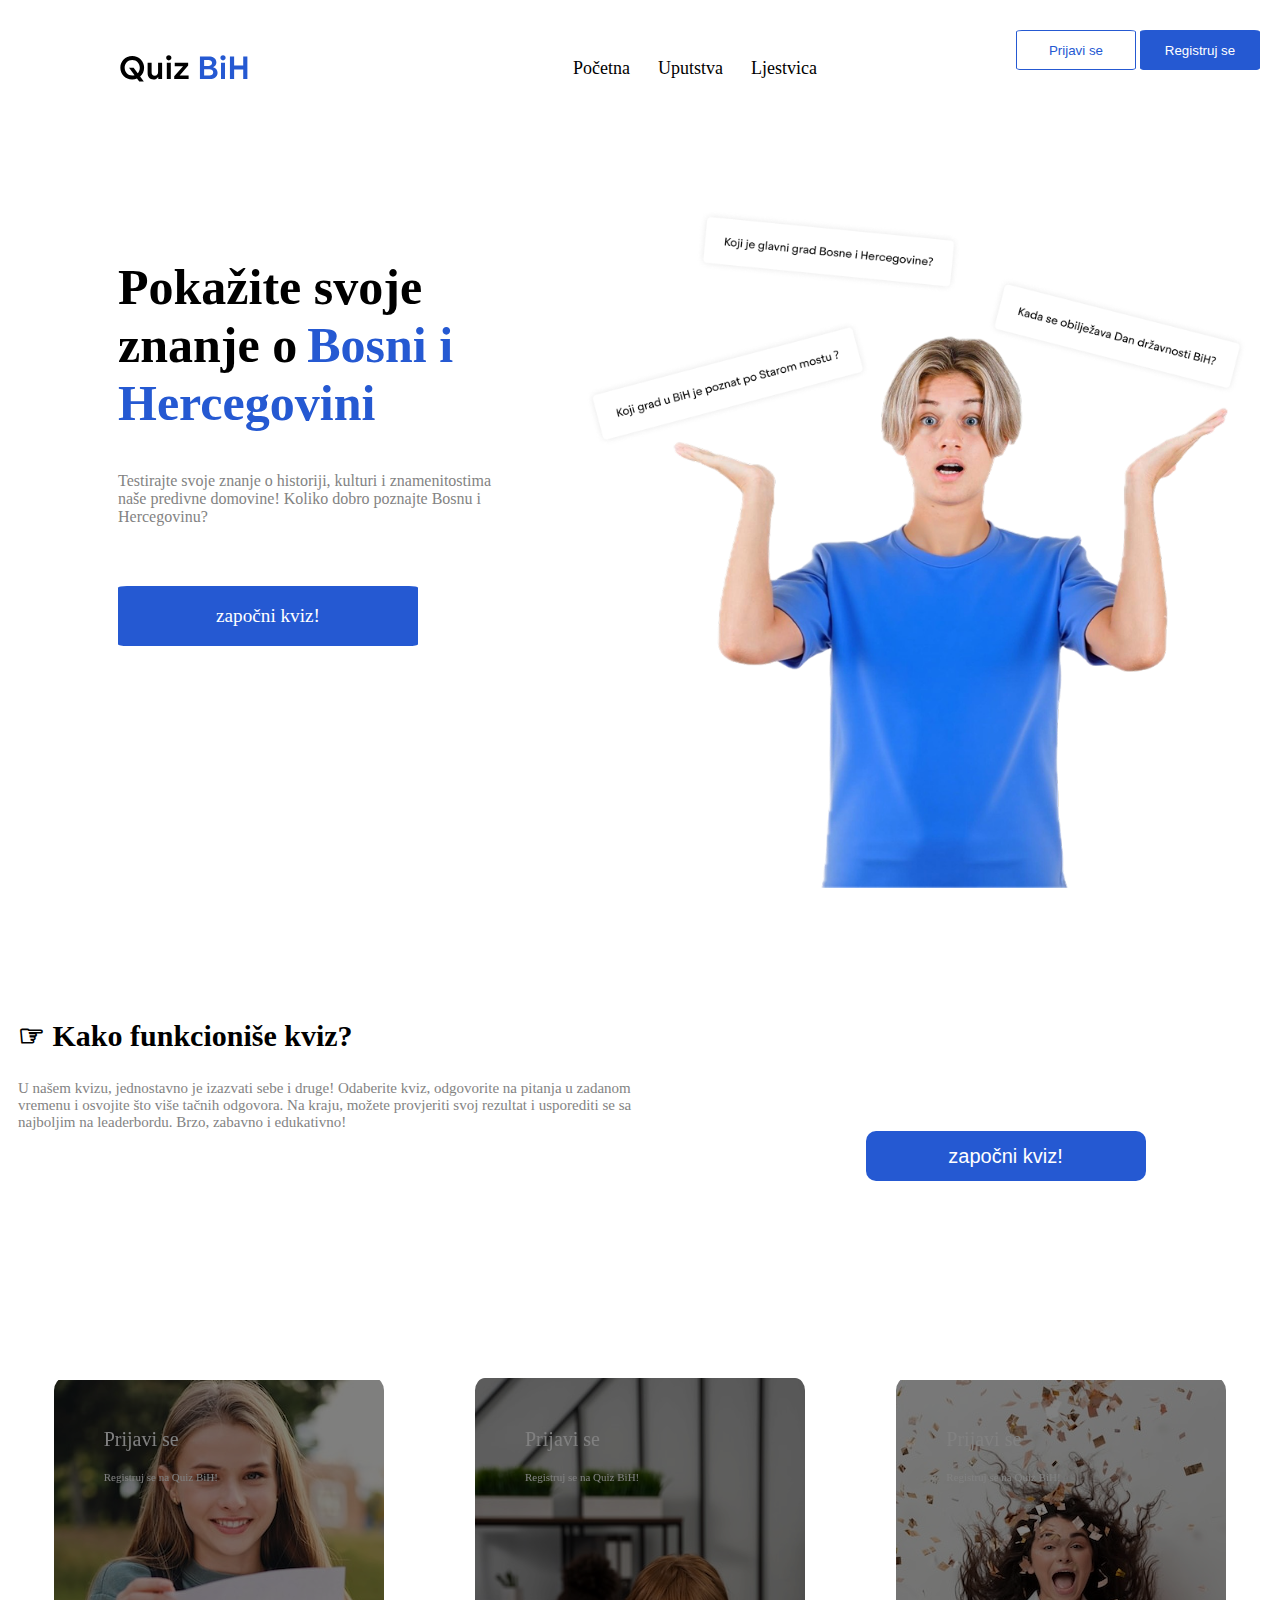
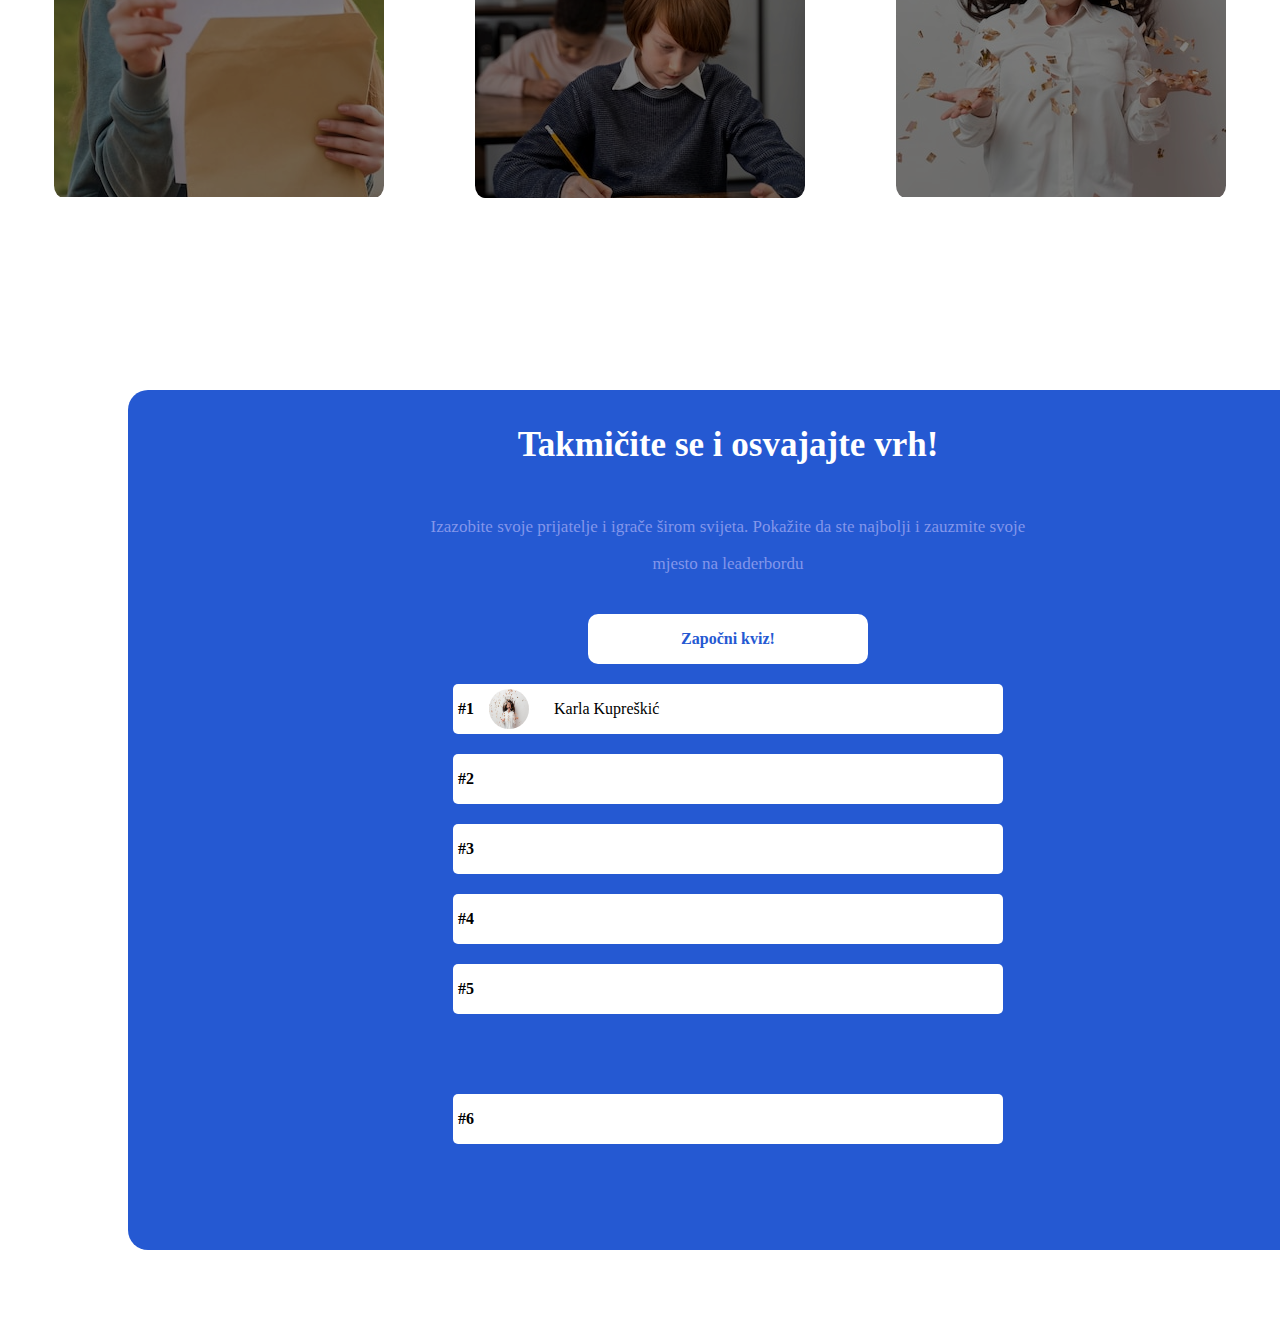
<file: index2.html>
<!DOCTYPE html>
<html lang="en">
<head>
  <meta charset="UTF-8">
  <meta http-equiv="X-UA-Compatible" content="IE=edge">
  <meta name=“viewport” content="width=device-width, initial-scale=1.0">
  <title>Document</title>
  <link rel="stylesheet" href="styles2.css">
</head>
<body>
 <div class="parent">
  <div class="nav">
      <div class="logo">
          <img src="Quiz BiH.svg">
      </div>
      <div class="middle">
          <p class="mid1">Početna</p>
          <p class="mid1">Uputstva</p>
          <p class="mid1">Ljestvica</p>
      </div>
      <div class="“end”" style="
      position: absolute;
      right: 20px;
      top: 30px;
  ">
        <button class="btn1">Prijavi se</button>
        <button class="btn2">Registruj se
    </button></div>
  </div>
  <div class="main">
   <div class="right">
  <div class="naslov">
      <p class="txt1">Pokažite svoje</p>
      <div class="div">
          <p class="txt4">znanje o </p>
          <p class="txt2">Bosni i</p>
      </div>
      <p class="txt3">Hercegovini</p>
  </div>
   <p class="ptag1">Testirajte svoje znanje o historiji, kulturi i znamenitostima</p>
   <p class="ptag">naše predivne domovine! Koliko dobro poznajte Bosnu i</p>
   <p class="ptag">Hercegovinu?</p>
   <div class="btn">
      <p>započni kviz!</p>
   </div>
   </div>
   <div class="left">
      <img class="likneki" src="home-bg.png">
   </div>
  </div>


  <div class="parent2">
    <div class="tata">
<div class="bigtext">
☞ Kako funkcioniše kviz?
</div>
<p class="dugitext">U našem kvizu, jednostavno je izazvati sebe i druge! Odaberite kviz, odgovorite na pitanja u zadanom</p>
<p class="dugitext">vremenu i osvojite što više tačnih odgovora. Na kraju, možete provjeriti svoj rezultat i usporediti se sa</p>
<p class="dugitext">najboljim na leaderbordu. Brzo, zabavno i edukativno!</p>
<div class="tatabtn">
<button class="tbtn">započni kviz!</button>
</div>
</div>
<div class="mama">
    <div class="mirko">
        <p class="textslika">Prijavi se</p>
        <p class="textslika2">Registruj se na Quiz BiH!</p>
    </div>
    <div class="marko">
        <p class="textslika">Prijavi se</p>
        <p class="textslika2">Registruj se na Quiz BiH!</p>
    </div>
    <div class="slavko">
        <p class="textslika">Prijavi se</p>
        <p class="textslika2">Registruj se na Quiz BiH!</p>
    </div>
</div>
  </div>


<div class="parent3">
    <div class="container">
        <div class="glavnitext">
            <p class="velikitext">Takmičite se i osvajajte vrh!</p>
            <p class="podtext1">Izazobite svoje prijatelje i igrače širom svijeta. Pokažite da ste najbolji i zauzmite svoje</p>
            <p class="podtext1">mjesto na leaderbordu</p>
            <div class="cbtn">
                <p>Započni kviz!</p>
            </div>
            <div class="lista">
                <div class="red">
                    <p class="broj">#1</p>
                    <img class="prof" src="./card-3.png">
                    <p class="namek">Karla Kupreškić</p>
                </div>
                <div class="red">
                    <p class="broj">#2</p>
                </div>
                <div class="red">
                    <p class="broj">#3</p>
                </div>
                <div class="red">
                    <p class="broj">#4</p>
                </div>
                <div class="red">
                    <p class="broj">#5</p>
                </div>
                <div class="red1">
                    <p class="broj">#6</p>
                </div>
            </div>
        </div>
    </div>
</div>
</file>
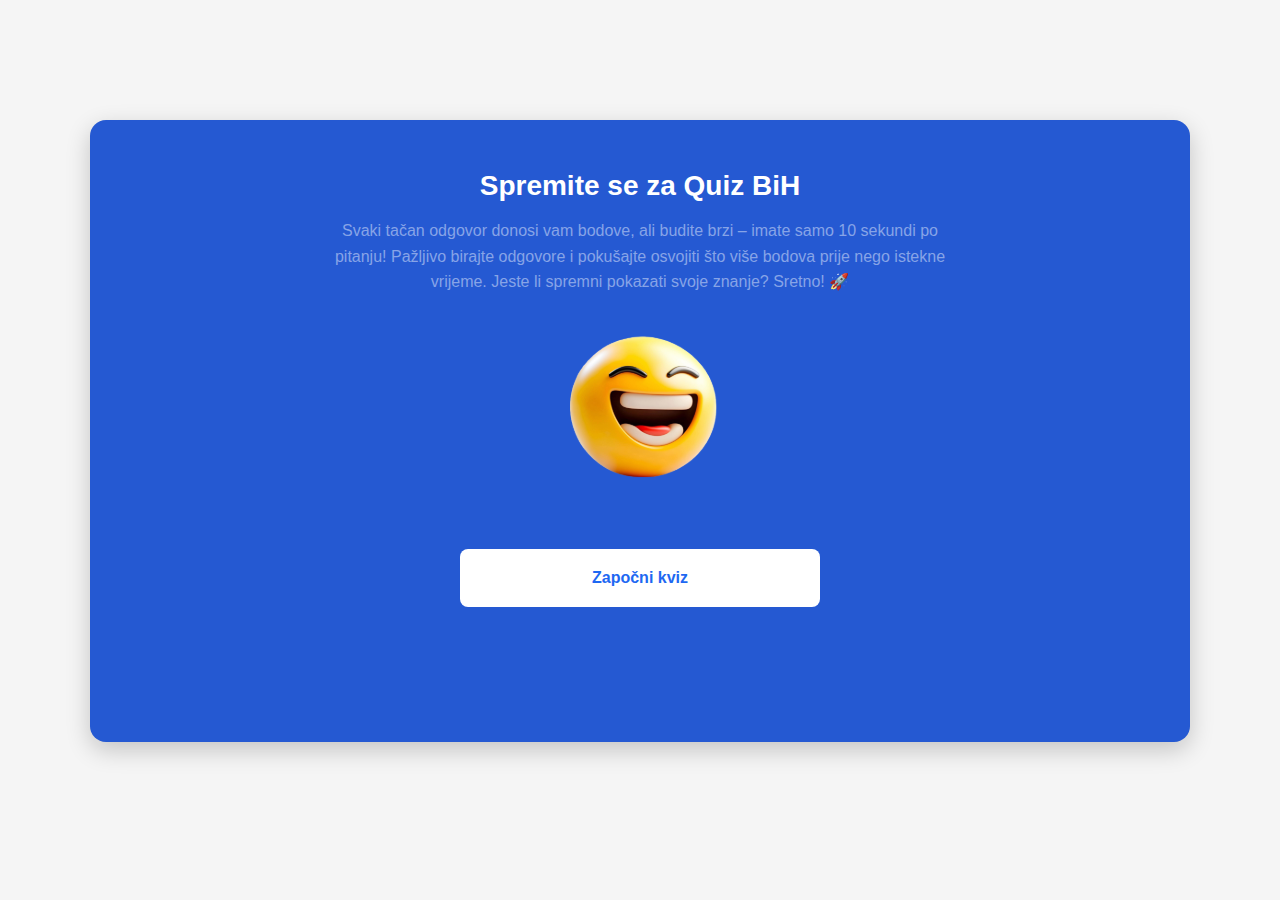
<file: zapocni.html>
<!DOCTYPE html>
<html lang="en">
<head>
    <meta charset="UTF-8">
    <meta http-equiv="X-UA-Compatible" content="IE=edge">
    <meta name="viewport" content="width=device-width, initial-scale=1.0">
    <title>Document</title>
    <link rel="stylesheet" href="zapocni.css">
</head>
<body>
    <div class="quiz-container">
        <div class="quiz-card">
          <h1>Spremite se za Quiz BiH</h1>
          <p class="p1">
            Svaki tačan odgovor donosi vam bodove, ali budite brzi – imate samo 10 sekundi po</p>
            <p class="p1"> pitanju! Pažljivo birajte odgovore i pokušajte osvojiti što više bodova prije nego istekne </p>
            <p class="p1"> vrijeme. Jeste li spremni pokazati svoje znanje? Sretno! 🚀
       </p>
          <img src="./smily.svg" alt="Smiley emoji" class="emoji" />
          <button class="start-button">Započni kviz</button>
        </div>
      </div>
</body>
</html>
</file>
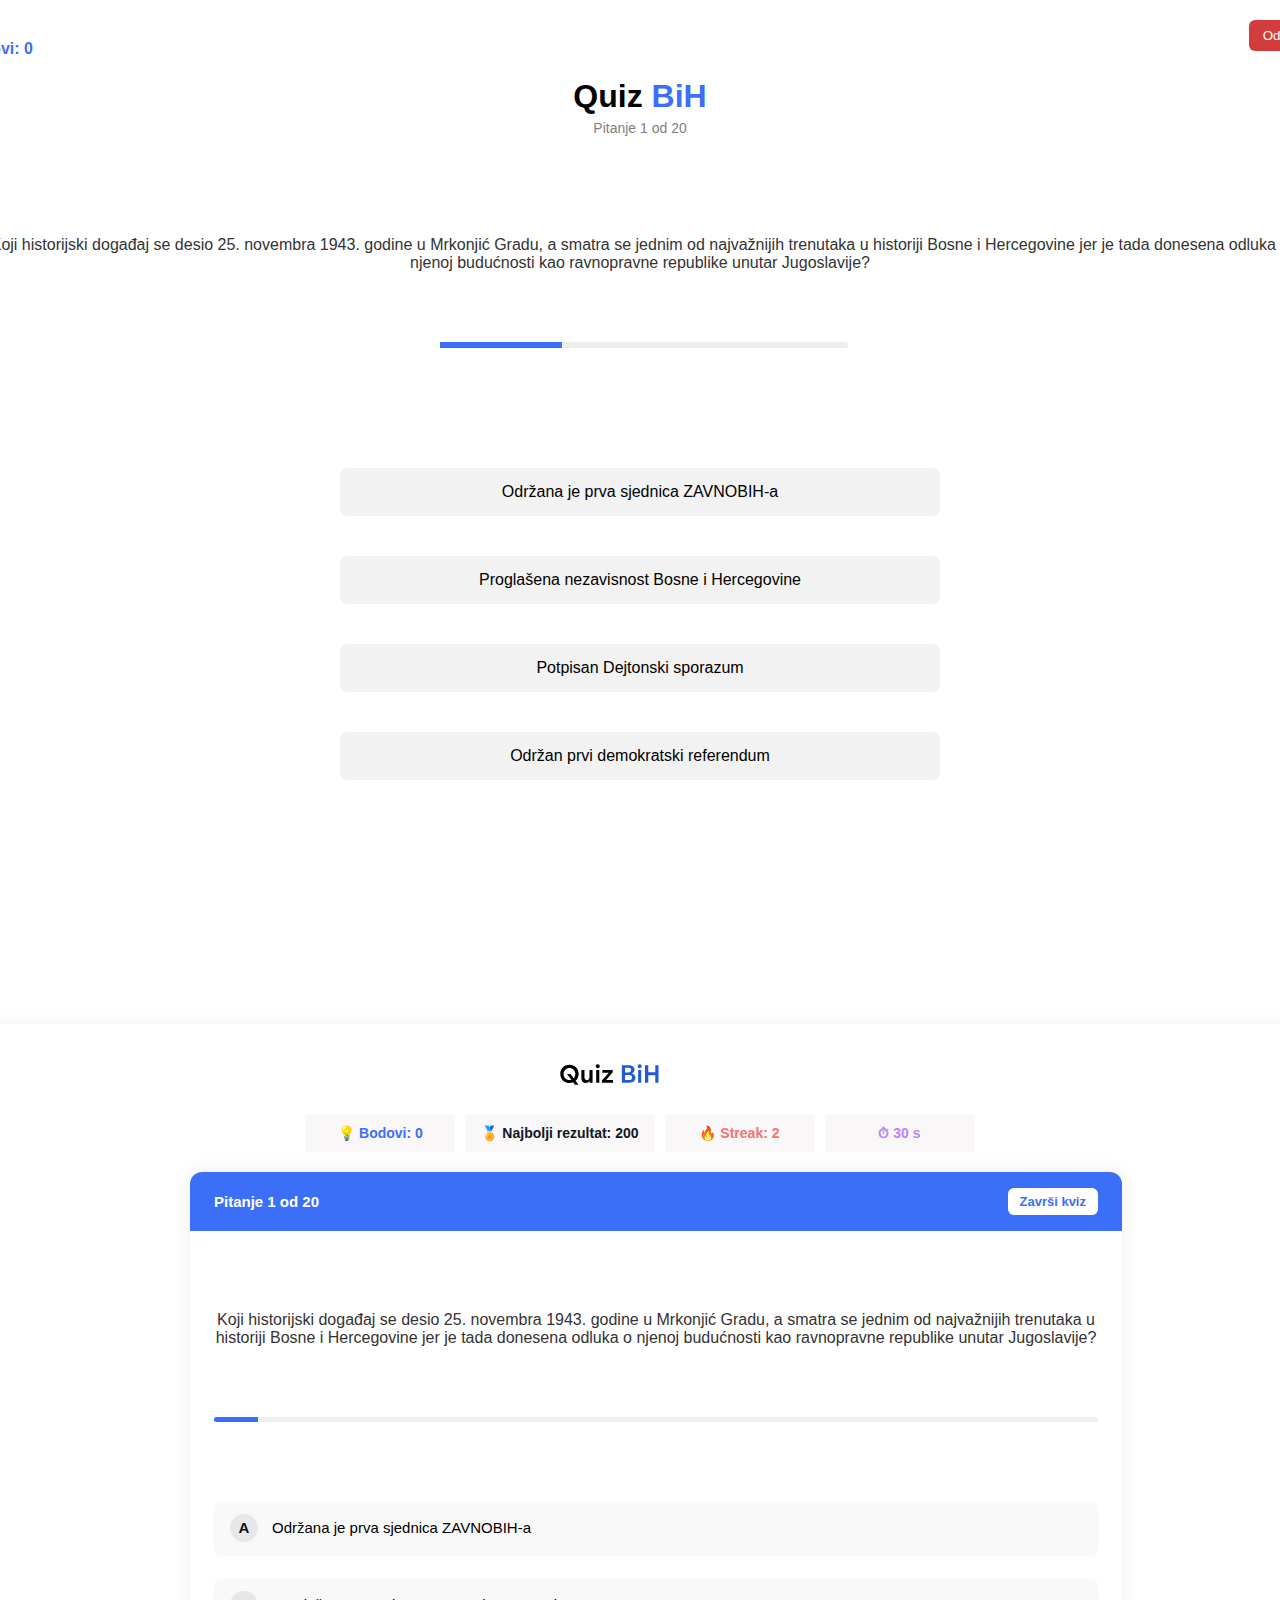
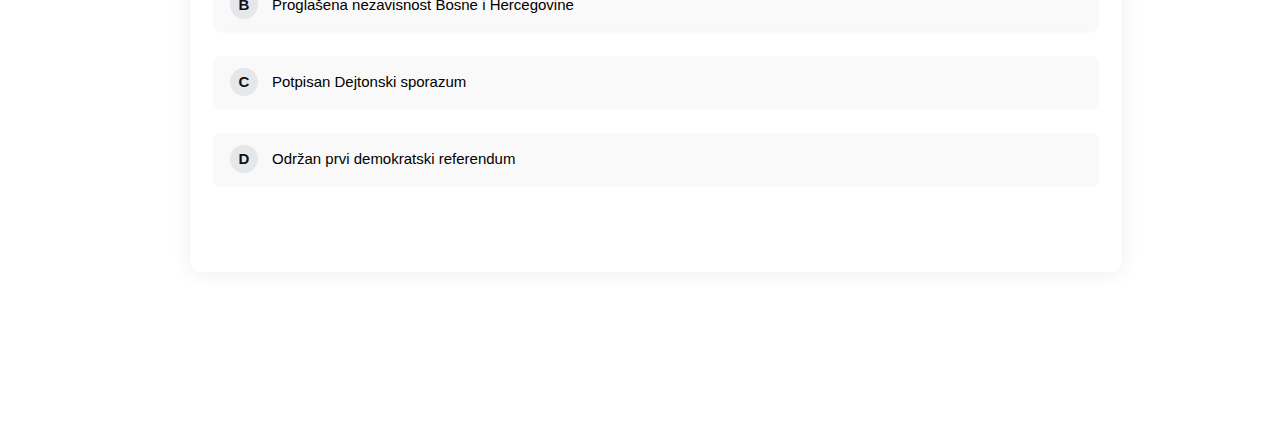
<file: zapocni2.html>
<!DOCTYPE html>
<html lang="bs">
<head>
  <meta charset="UTF-8" />
  <meta name="viewport" content="width=device-width, initial-scale=1.0" />
  <title>Quiz BiH</title>
  <link rel="stylesheet" href="zapocni2.css" />
</head>
<body>
    <div class="stranica2">
  <div class="quiz-container">
    <div class="quiz-header">
      <span class="score">Bodovi: 0</span>
       </div>
       <div class="quiz-header2">
      <h1>Quiz <span class="highlight">BiH</span></h1>
      <p class="question-count">Pitanje 1 od 20</p>
   </div>
    <div class="question-text">
      <p>
        Koji historijski događaj se desio 25. novembra 1943. godine u Mrkonjić Gradu,
        a smatra se jednim od najvažnijih trenutaka u historiji Bosne i Hercegovine jer je tada donesena odluka
        o njenoj budućnosti kao ravnopravne republike unutar Jugoslavije?
      </p>
    </div>
    <div class="progress-bar">
      <div class="progress"></div>
    </div>
    <div class="answers">
      <button>Održana je prva sjednica ZAVNOBIH-a</button>
      <button>Proglašena nezavisnost Bosne i Hercegovine</button>
      <button>Potpisan Dejtonski sporazum</button>
      <button>Održan prvi demokratski referendum</button>
    </div>
    <button class="quit-button">Odustani</button>
  </div>



  <div class="quiz-container2">
    <img class="logo" src="./Quiz BiH.svg">
    <header class="stats">
      <div class="stat blue">💡 Bodovi: 0</div>
      <div class="stat yellow">🏅 Najbolji rezultat: 200</div>
      <div class="stat red">🔥 Streak: 2</div>
      <div class="stat purple">⏱ 30 s</div>
    </header>


    <div class="question-box">
      <div class="question-header">
        <span>Pitanje 1 od 20</span>
        <button class="end-btn">Završi kviz</button>
      </div>

      <div class="question-text">
        Koji historijski događaj se desio 25. novembra 1943. godine u Mrkonjić Gradu, a smatra se jednim od najvažnijih trenutaka u historiji Bosne i Hercegovine jer je tada donesena odluka o njenoj budućnosti kao ravnopravne republike unutar Jugoslavije?
      </div>

      <div class="progress-bar2">
        <div class="progress2"></div>
      </div>

      <div class="answers2">
        <div class="answer2"><span class="letter">A</span> Održana je prva sjednica ZAVNOBIH-a</div>
        <div class="answer2"><span class="letter">B</span> Proglašena nezavisnost Bosne i Hercegovine</div>
        <div class="answer2"><span class="letter">C</span> Potpisan Dejtonski sporazum</div>
        <div class="answer2"><span class="letter">D</span> Održan prvi demokratski referendum</div>
    </div>
</div>
</div>
</div>
</body>
</html>
</file>
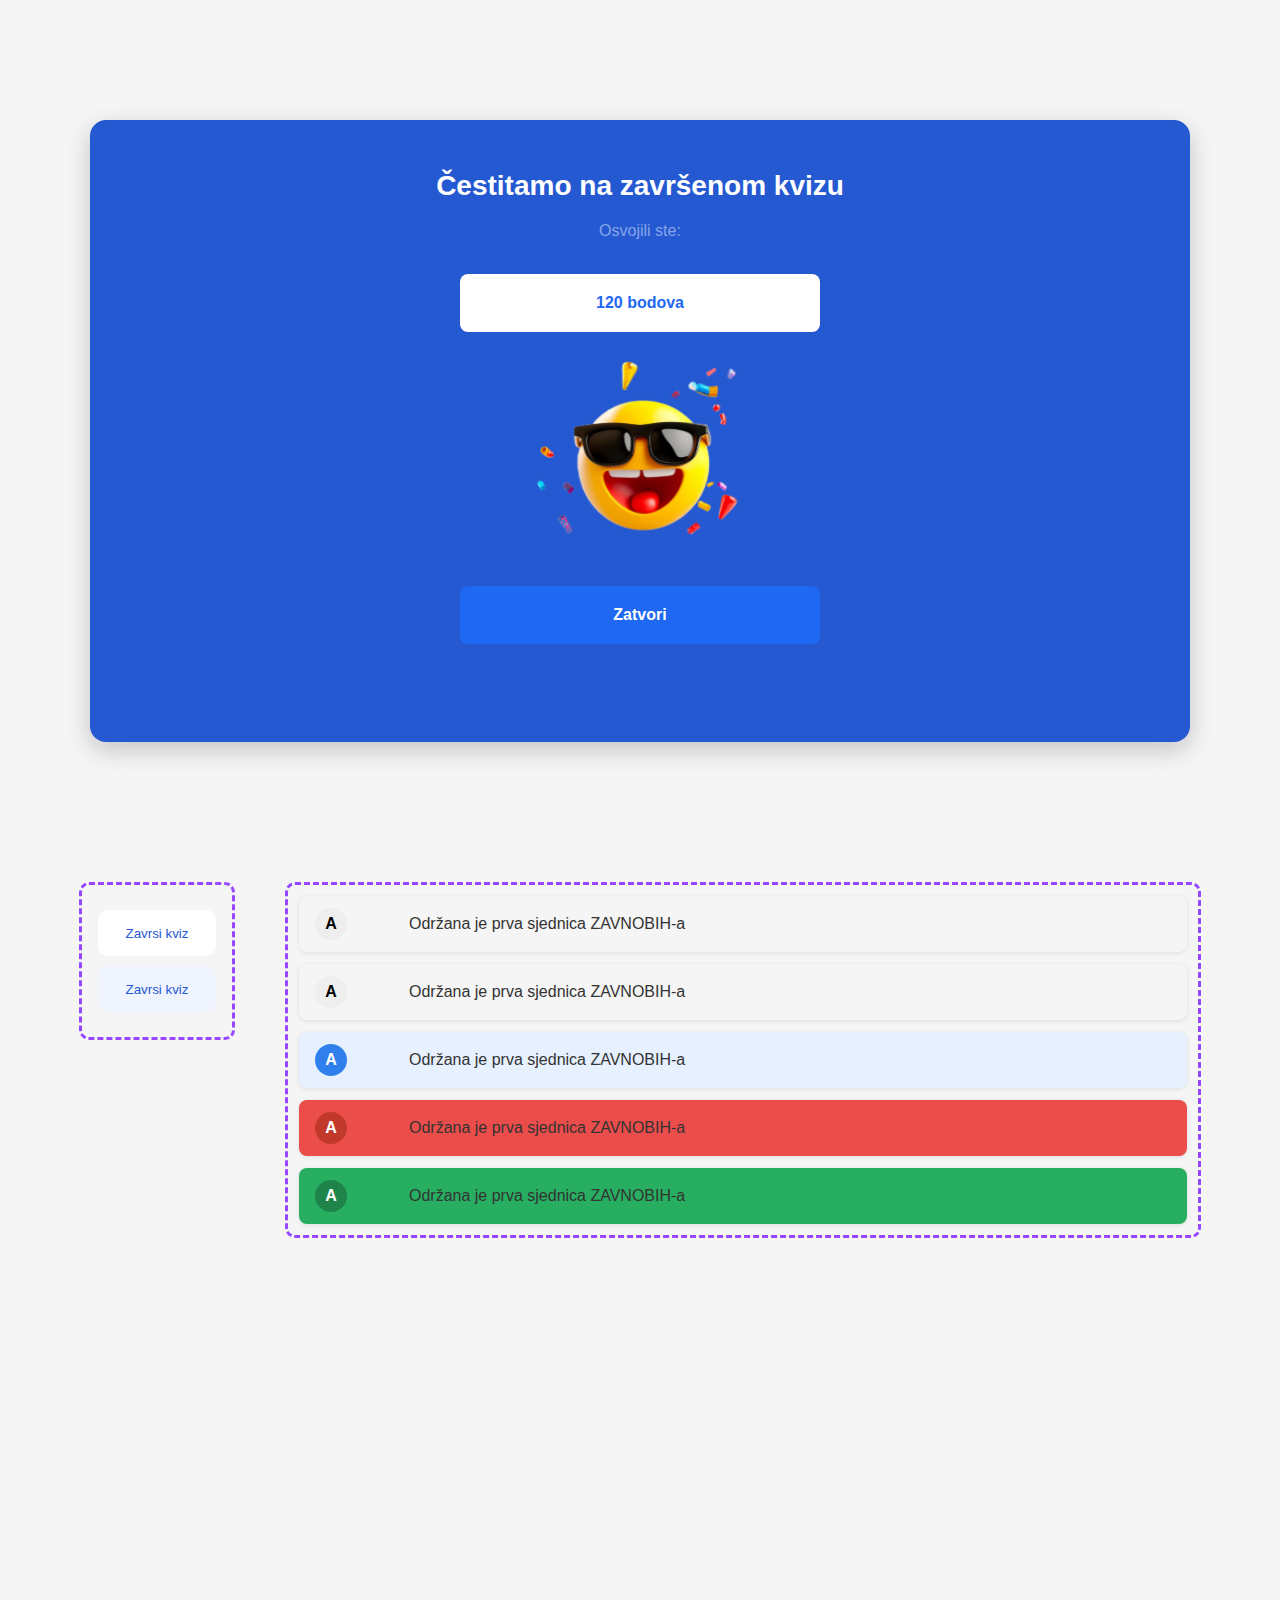
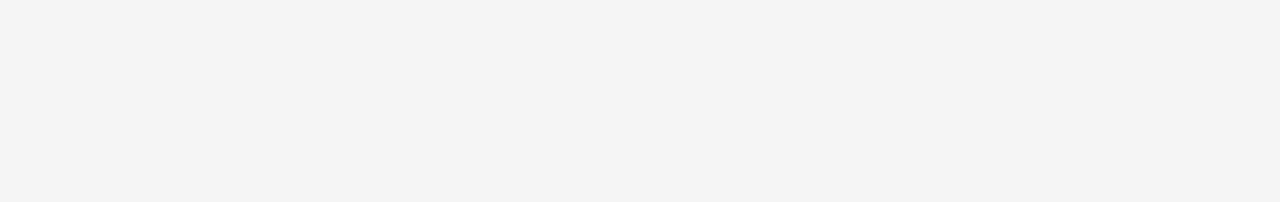
<file: zavrsi.html>
<!DOCTYPE html>
<html lang="en">
<head>
    <meta charset="UTF-8">
    <meta http-equiv="X-UA-Compatible" content="IE=edge">
    <meta name="viewport" content="width=device-width, initial-scale=1.0">
    <title>Document</title>
    <link rel="stylesheet" href="zavrsi.css">
</head>
<body>
    <div class="quiz-container">
        <div class="quiz-card">
          <h1>Čestitamo na završenom kvizu</h1>
          <p class="p1">Osvojili ste: </p>
          <button class="start-button">120 bodova</button>
          <img src="./sunsmiley.svg" alt="Smiley emoji" class="emoji" />
          <button class="zatvori-button">Zatvori</button>
        </div>
      </div>
      <div class="quiz-container2">
        <div  class="malidiv">
            <button class="malibtn1">Zavrsi kviz</button>
            <button class="malibtn2">Zavrsi kviz</button>
          </div>
      <div class="quiz-results-container">
        <div class="answer neutral">
          <div class="letter">A</div>
          <div class="text">Održana je prva sjednica ZAVNOBIH-a</div>
        </div>
        <div class="answer neutral">
            <div class="letter">A</div>
            <div class="text">Održana je prva sjednica ZAVNOBIH-a</div>
          </div>
        <div class="answer selected">
          <div class="letter">A</div>
          <div class="text">Održana je prva sjednica ZAVNOBIH-a</div>
        </div>
        <div class="answer wrong">
          <div class="letter">A</div>
          <div class="text">Održana je prva sjednica ZAVNOBIH-a</div>
        </div>
        <div class="answer correct">
          <div class="letter">A</div>
          <div class="text">Održana je prva sjednica ZAVNOBIH-a</div>
        </div>
      </div>
    </div>
</body>
</html>
</file>
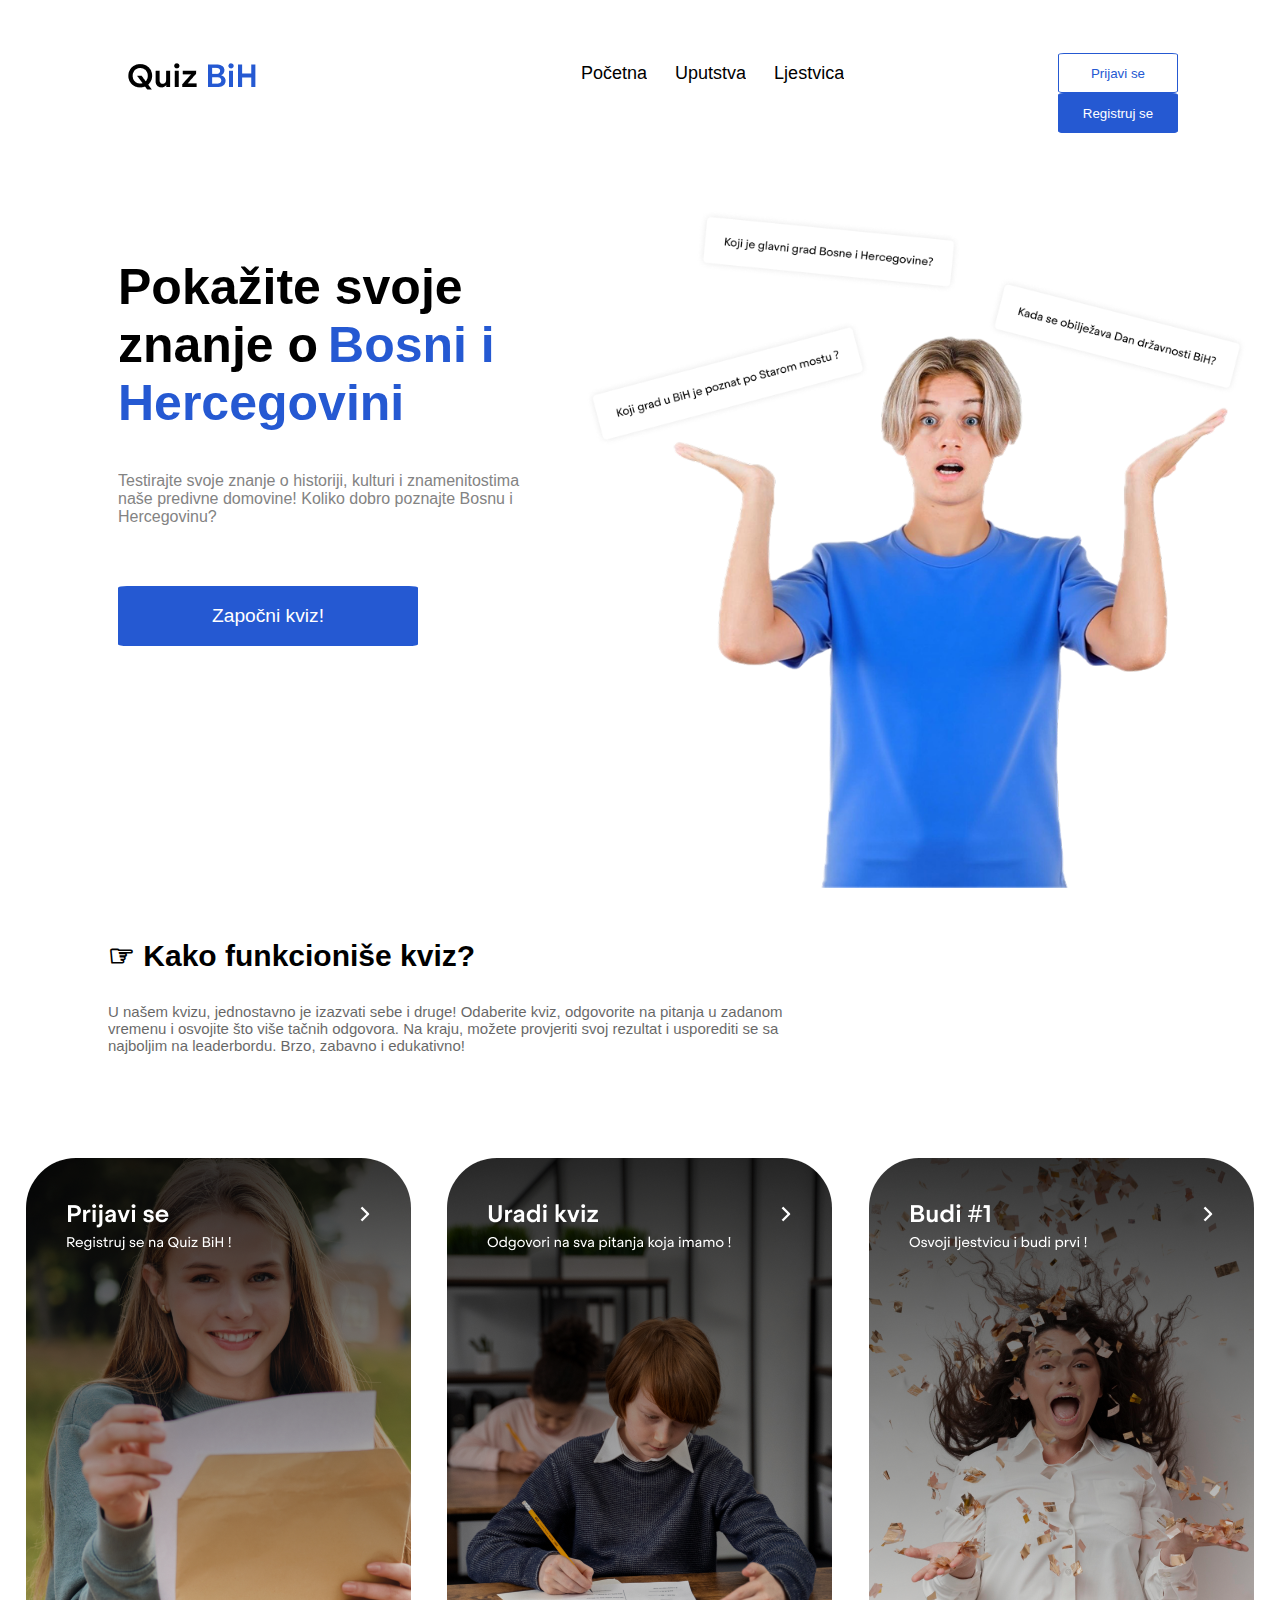
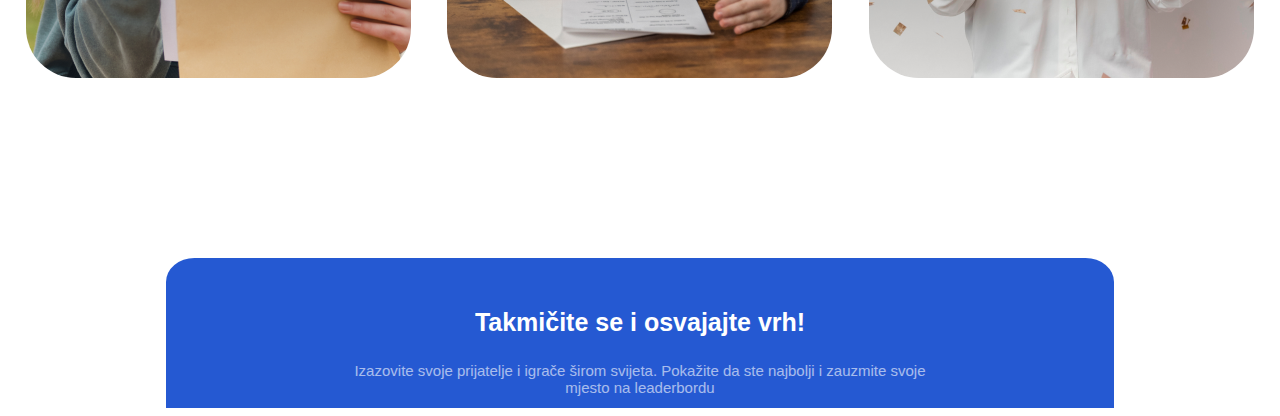
<file: index2/index2.html>
<!DOCTYPE html>
<html lang="en">
<head>
    <meta charset="UTF-8">
    <meta http-equiv="X-UA-Compatible" content="IE=edge">
    <meta name="viewport" content="width=device-width, initial-scale=1.0">
    <title>Document</title>
    <link rel="stylesheet" href="./styles2.css">
</head> 
<body>
   <div class="parent">
    <div class="nav">
        <div class="logo">
            <img src="../slike/Quiz BiH.png">
        </div> 
        <div class="middle">
            <a href="#main" class="mid1">Početna</a>
            <a href="#second" class="mid1">Uputstva</a>
            <a href="#third" class="mid1">Ljestvica</a>
        </div>
    <div class="end">
        <a href="../login/login.html">
        <button class="btn1">Prijavi se</button>
    </a>
    <a style="color: white; text-decoration: none;" href="../register/index.html">
        <button class="btn2">Registruj se</buttoqwn>
        </a>
    </div>
    </div>
    <div class="main" id="main">
     <div class="right">
    <div class="naslov">
        <p class="txt1">Pokažite svoje</p>
        <div class="div">
            <p class="txt4">znanje o </p>
            <p class="txt2">Bosni i</p>
        </div>
        <p class="txt3">Hercegovini</p>
    </div>
     <p class="ptag1">Testirajte svoje znanje o historiji, kulturi i znamenitostima <br>naše predivne domovine! Koliko dobro poznajte Bosnu i<br> Hercegovinu?</p>
     <div class="btn">
        <a class="whitea" href="../zapocni.html/zapocni.html">
        <p>Započni kviz!</p>
    </a>
     </div>
     </div>
     <div class="left">
        <img class="djecak" src="../slike/home-bg.png">
     </div>
    </div>
    <div class="second" id="second">
      <div class="nav2">
        <div class="right2">
            <p class="uputstvo">☞  Kako funkcioniše kviz?</p>
            <p class="uputstvo1">U našem kvizu, jednostavno je izazvati sebe i druge! Odaberite kviz, odgovorite na pitanja u zadanom <br> vremenu i osvojite što više tačnih odgovora. Na kraju, možete provjeriti svoj rezultat i usporediti se sa <br> najboljim na leaderbordu. Brzo, zabavno i edukativno!</p>
        </div>
        <div class="left2">
            <div class="btn5">
               <p>započni kviz</p>
            </div>
    </a>
    </div>
      </div>
      <div class="main2">
        <div class="photo"></div>
        <div class="photo dva"></div>
        <div class="photo tri"></div>
      </div>
    </div>
    <div class="third" id="third">
        <div class="lead">
            <div class="thirdtext">
                <p class="tptag">Takmičite se i osvajajte vrh!</p>
                <p class="ttext">Izazovite svoje prijatelje i igrače širom svijeta. Pokažite da ste najbolji i zauzmite svoje</p>
                <p class="ttext">mjesto na leaderbordu</p>
                    <a href="../zapocni1.html/zapocni1.html">
                        <button class="button5">Započni kviz!</button>
                </a>
                <div class="board"></div>
            </div>
        </div>
    </div>
   </div>
<script src="./index2.js"></script>
  
</body>
</html>
</file>
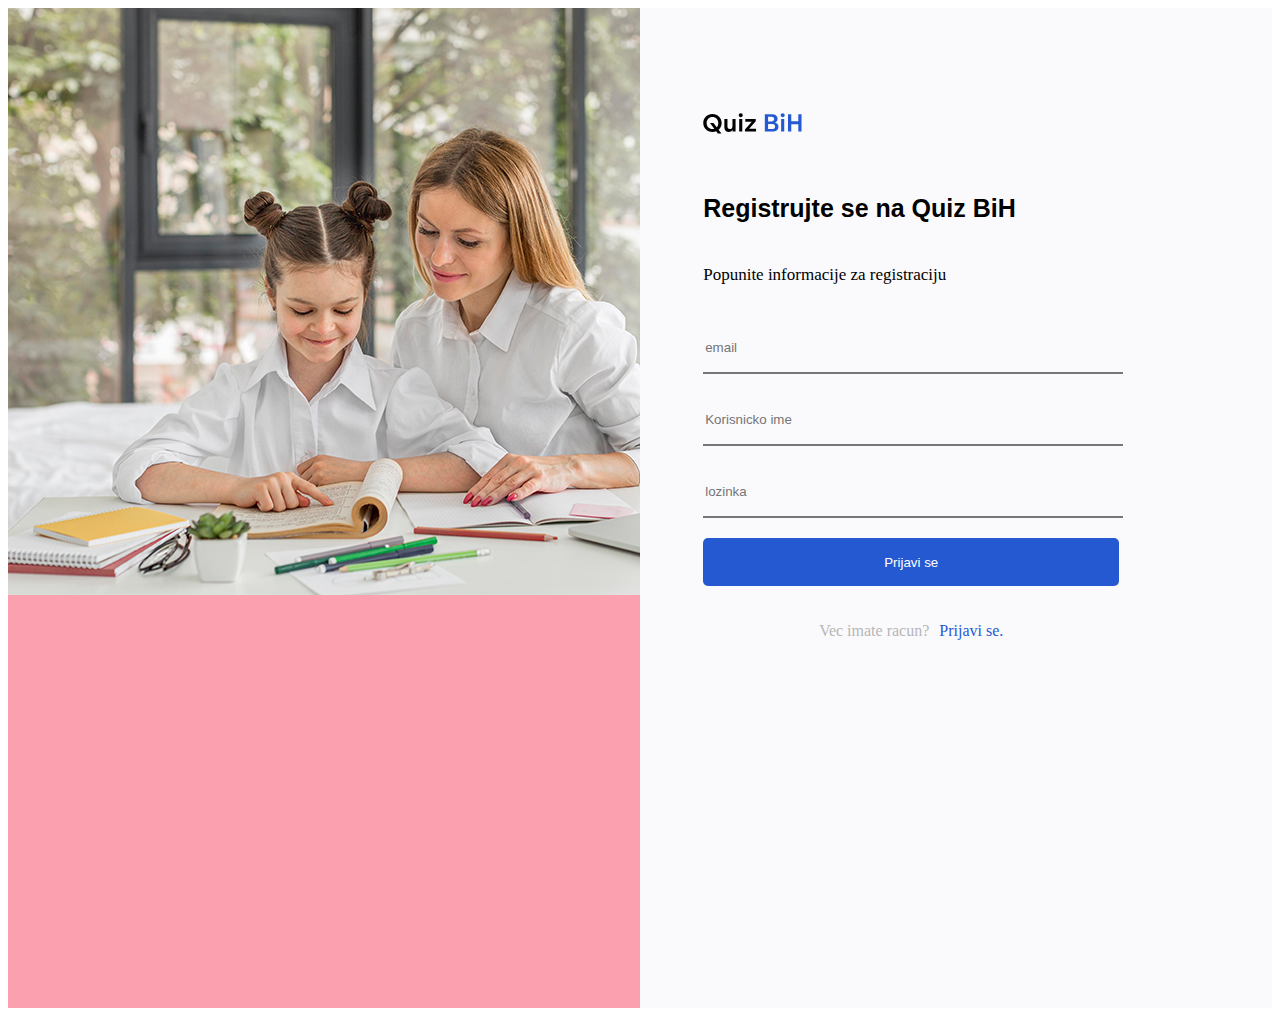
<file: register/register.html>
<!DOCTYPE html>
<html lang="en">
<head>
    <meta charset="UTF-8">
    <meta name="viewport" content="width=device-width, initial-scale=1.0">
    <title>Document</title>
    <link rel="stylesheet" href="./register.css">
</head>
<body>
    <div class="parent2">
        <div class="left2">
            <img class="velikaslika2" src="../2.png">
        </div>
        <div class="right2">
            <div class="right12">
            <img class="logo2" src="../Quiz BiH.svg">
            <p class="naslov2">Registrujte se na Quiz BiH</p>
            <p class="podnaslov2">Popunite informacije za registraciju</p>

        <input type="text" placeholder="email" class="email2" id="email">
        <input type="text" placeholder="Korisnicko ime" class="ime" id="username">
        <input type="password" placeholder="lozinka" class="lozinka1" id="password">

        <button class="prijavabtn2">Prijavi se</button>
        <div class="malitextovi3">
        <p class="malitext5">Vec imate racun?</p>
        <p class="malitext6">Prijavi se.</p>
</div>

            </div>
        </div>
    </div>
    <script src="./register.js"></script>
</body>
</html>
</file>
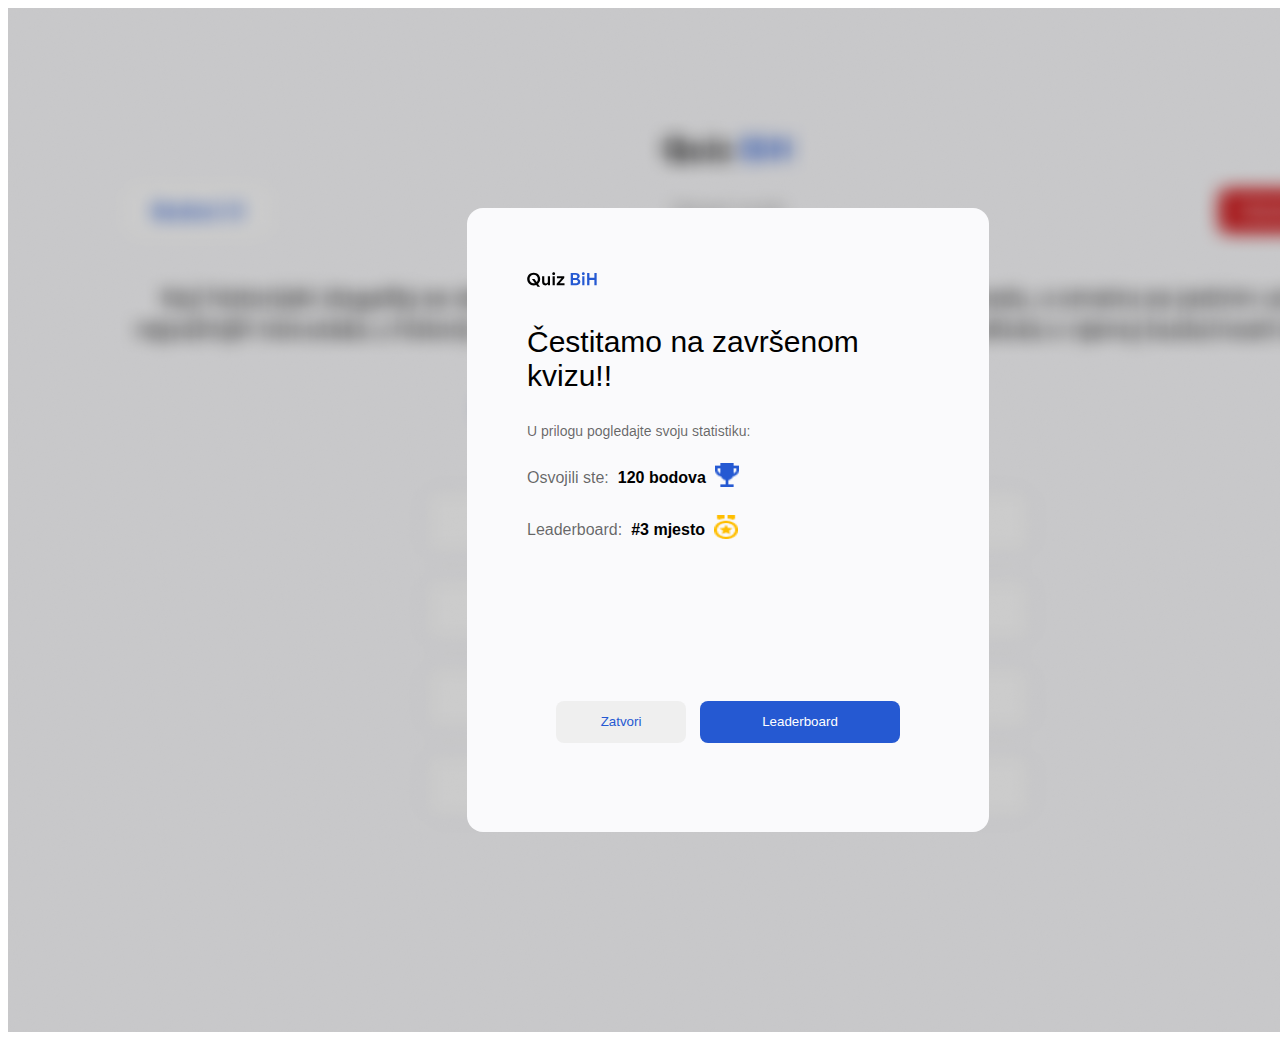
<file: zapocni/zapocni.html>
<!DOCTYPE html>
<html lang="en">
<head>
    <meta charset="UTF-8">
    <meta http-equiv="X-UA-Compatible" content="IE=edge">
    <meta name="viewport" content="width=device-width, initial-scale=1.0">
    <title>Document</title>
    <link rel="stylesheet" href="./zapocni.css">
</head>
<body>
  <div class="parent10">
  <div class="parent">
    <div class="gornji">
  <img class="logo" src="./Quiz BiH.svg">
    <p class="glavnitekst">Čestitamo na završenom kvizu!!</p>
    <p class="donjitekst">U prilogu pogledajte svoju statistiku:</p>
    <div class="bodovidiv">
    <p class="bodovi1">Osvojili ste: </p>
    <p class="bodovi2">120 bodova</p>
    <img class="bodoviimg" src="./Vector.png">
    </div>
    <div class="boarddiv">
    <p class="board1">Leaderboard:</p>
    <p class="board2">#3 mjesto</p>
    <img class="boardimg" src="./Vector copy.png">
    </div>
    </div>
    <div class="donji">
      <button class="btn1">Zatvori</button>
      <button class="btn2">Leaderboard</button>
    </div>
  </div>
  </div>
</body>
</html>
</file>
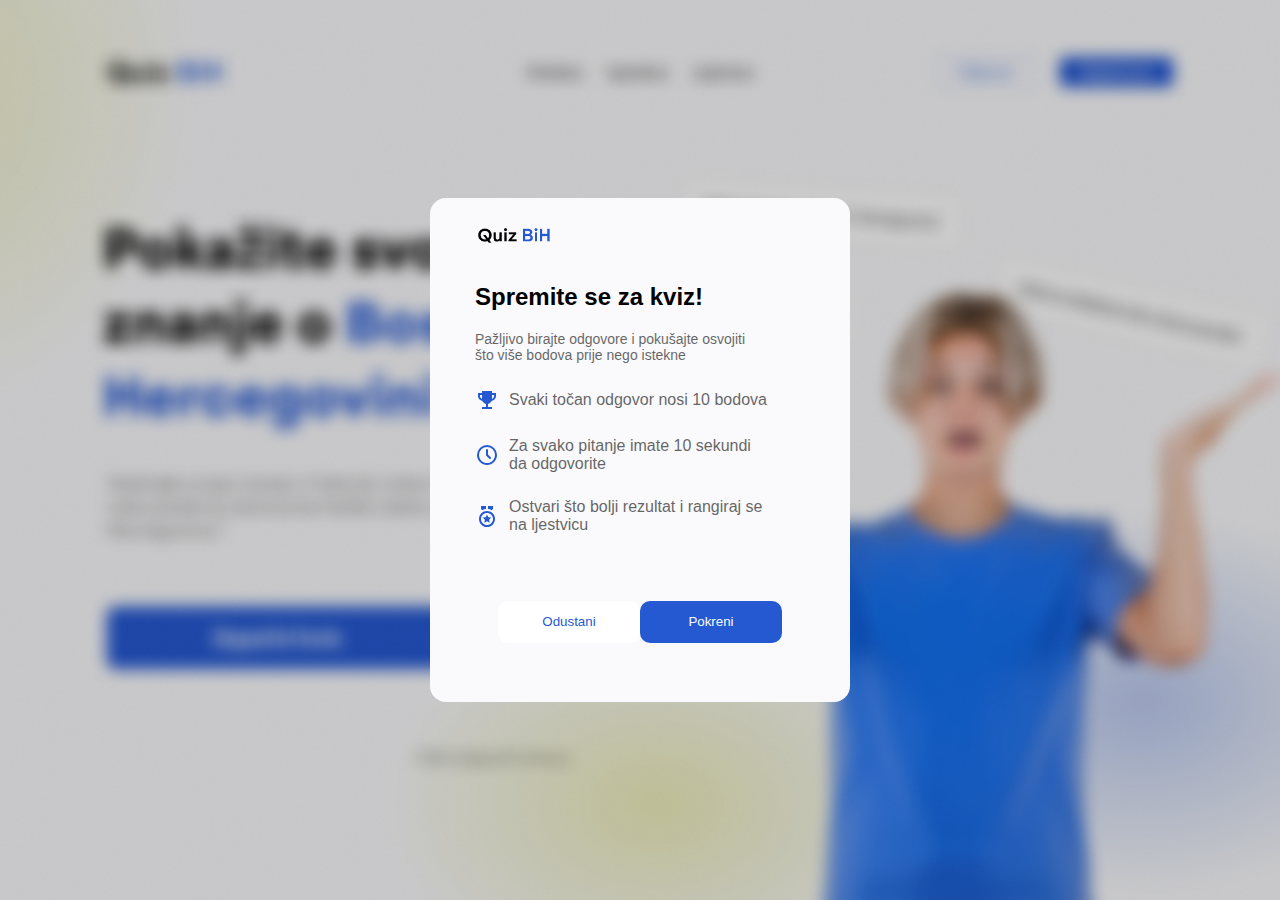
<file: zapocni1/zapocni1.html>
<!DOCTYPE html>
<html lang="en">
<head>
    <meta charset="UTF-8">
    <meta name="viewport" content="width=device-width, initial-scale=1.0">
    <title>Document</title>
    <link rel="stylesheet" href="./zapocni1.css">
</head>
<body>
    <div class="parent">
        <div class="main">
            <div class="logoo">
                <img src="../slike/Quiz BiH.png" class="logo">
            </div>
            <div class="divv">
                <p class="spremi">Spremite se za kviz!</p>
                <p class="pažljivo">Pažljivo birajte odgovore i pokušajte osvojiti <br>što više bodova prije nego istekne</p>
            </div>
            <div class="mama">
             <div class="div">
                <img src="./material-symbols_trophy-sharp.svg" class="emoji">
                <p class="text">Svaki točan odgovor nosi 10 bodova</p>
             </div>
             <div class="div">
                <img src="./tabler_clock.svg" class="emoji">
                <p class="text">Za svako pitanje imate 10 sekundi<br> da odgovorite</p>
             </div>
             <div class="div">
                <img src="./ri_medal-line.svg" class="emoji">
                <p class="text">Ostvari što bolji rezultat i rangiraj se <br>na ljestvicu</p>
             </div>
            </div>
            <div class="batoni">
                <button class="btn">Odustani</button>
                <button class="btn2">Pokreni</button>
            </div>
        </div>
    </div>
</body>
</html>
</file>
<file: styles2.css>
.parent{
    height: 2000px;
    width: 100%;
}
.nav{
    height: 10%;
    width: 100%;
    display: flex;
}
.logo{
    position: absolute;
    top: 55px;
    left: 120px;
}
.middle{
    position: absolute;
    top: 30px;
    left: 563px;
    padding: 10px;
    gap: 28px;
    display: flex;
}
.mid1{
    
    font-size: large;
    cursor: pointer;
}
.end{  
  position: absolute;
   right: 20px;
   top: 30px;
}
.btn1{
    height: 40px;
    width: 120px;
    border: 1px solid #2559D2;
    color: #2559D2;
    background-color: white;
    
    border-radius: 5%;
    cursor: pointer;
}
.btn2{
    height: 40px;
    width: 120px;
    border: 1px solid #2559D2;
    background-color: #2559D2;
    color: white;
    
    border-radius: 5%;
    cursor: pointer;
}
.main{
    height: 35%;
    width: 100%;
    position: relative;
}
.right{
    width: 50%;
    height: 80%;
    position: absolute;
    left: 110px;
    top: 50px;
}
.txt1{
    font-size: 50px;
    font-weight: bolder;
    gap: 0px;
    padding: 0px;
    margin: 0px;
}
.div{
    display: flex;
}
.txt4{
    font-size: 50px;
    font-weight: bolder;
    gap: 0px;
    padding: 0px;
    margin: 0px;
    
}
.txt2{
    font-size: 50px;
    color: #2559D2;
    margin: 0px;
    margin-left: 10px;
    font-weight: bolder;
   
}
.txt3{
    font-size: 50px;
    color: #2559D2;
    font-weight: bolder;
    margin: 0px;
}
.ptag{
    margin: 0px;
    color: #838383;
    font-size: 20;
    
}
.ptag1{
    margin: 0px;
    margin-top: 40px;
    color: #838383;
    font-size: 20;
   
}
.btn{
    margin-top: 60px;
    width: 300px;
    height: 60px;
    background-color: #2559D2;
    color: white;
    display: flex;
    align-items: center;
    justify-content: center;
    border-radius: 3%;
    font-size: larger;
   
}
.left{
    display: flex;
    justify-content:end
}
.likneki{
height: 680px;
width: auto;
}

.parent2{
    height: 1000px;
    width: 100%;
  
    display: flex;
    flex-direction: column;

}
.tata{
    width: 100%;
    height: 250px;
padding-top: 110px;

display: flex;
flex-direction: column;




}
.bigtext{
    font-size: 30px;
    font-weight: bolder;
    padding-bottom: 27px;
    padding-left: 10px;
}
.dugitext{
    color: #838383;
    font-size: 15px;
    margin: 0px;
    padding-left: 10px;
}
.tatabtn{
    width: 90%;
    display: flex;

    justify-content: flex-end;

position:relative;

}
.tbtn{
    height: 50px;
    width: 280px;
    background-color: #2559D2;
    color: white;
    border-radius: 10px;
border:#2559D2;
    font-size: 20px;



}

.mama{
    height: 150px;
    width: 100%;
display: flex;
justify-content: space-around;
padding-top: 110px;
}
.mirko{
    height: 420px;
    width: 330px;
    background-image: url(./card-1.png);
    border-radius: 3%;
    position: relative;
    filter: brightness(50%);
     background-position: center;
    background-repeat: no-repeat;
}
.marko{
    height: 420px;
    width: 330px;
    background-image: url(./card-2.png);
    border-radius: 3%;
    filter: brightness(50%);
}
.slavko{
    height: 420px;
    width: 330px;
    background-image: url(./card-3.png);
    border-radius: 3%;
    filter: brightness(50%);
      background-position: center;
    background-repeat: no-repeat;
}
.textslika{
    color: white;
    font-size: 20px;
    margin-left: 50px;
    margin-top: 50px;
    filter: none;
    z-index: 2;
}
.textslika2{
    color: white;
    font-size: 11px;
    margin-left: 50px;
    margin-top: 0px;
}


.parent3{
    height: 1024px;
    width: 1440px;
    display: flex;
    justify-content: center;
    align-items: center;

}
.container{
    background-color:#2559D2;
    width: 1200px;
    height: 860px;
    border-radius: 20px;

    top: 82px;
    left: 20px;
}
.glavnitext{
    display: flex;
    flex-direction: column;
}
.velikitext{

    color: white;
    font-size: 35px;
    font-weight: bolder;
align-self: center;
    left: 332px;
    top: 80px;
  
  
}
.podtext1{
    color:#8396ea;
    font-size: 17px;
    align-self: center;
    margin-bottom: 0px;
}
.cbtn{
    height: 50px;
    width: 280px;
    background-color: white;
    align-self: center;
    margin-top: 40px;
display: flex;
align-items: center;
justify-content: center;
color: #2559D2;
font-weight: 600;
border-radius: 10px;
}
.lista{
    display: flex;
    flex-direction: column;
    padding: 0px;
}
.red{
    height: 50px;
    width: 550px;
    background-color: white;
    align-self: center;
    margin-top: 20px;
  display: flex;
  border-radius: 5px;
}
.red1{
    height: 50px;
    width: 550px;
    background-color: white;
    align-self: center;
    margin-top: 80px;
    border-radius: 5px;
    display: flex;
}
.broj{
    font-size:medium;
    font-weight: 800;
margin-left: 5px;
}
.prof{
    height: 40px;
    width: 40px;
    align-self: center;
    margin-left: 15px;
    border-radius: 50%;
}
.namek{
    margin-left: 25px;
    font-weight: 250;
}
</file>
<file: zapocni.css>
* {

    margin: 0;
    padding: 0;
    font-family: 'Segoe UI', Tahoma, Geneva, Verdana, sans-serif;
  }
  
  body {
    background-color: #f5f5f5;
    display: flex;
    justify-content: center;
    align-items: center;
 
  }
  
  .quiz-container {
    padding: 20px;

  }
  
  .quiz-card {
    background-color: #2559D2;
       width: 1100px;
    height: 572px;
    color: #fff;
   
    border-radius: 16px;
 display: flex;
 align-items: center;
margin: 100px;
padding-top: 50px;
 flex-direction: column;
    text-align: center;
    box-shadow: 0 8px 24px rgba(0, 0, 0, 0.2);
    position: relative;
  }
  .p1{
    color: #87a4e7;
    
  }
  .quiz-card h1 {
    font-size: 28px;
    margin-bottom: 16px;
  }
  
  .quiz-card p {
    font-size: 16px;
    line-height: 1.6;

  }
  
  .emoji {
    width: 230px;
    height: 230px;
    margin-bottom: 24px;
  }
  
  .start-button {
    background-color: #fff;
    color: #1e68f2;
    border: none;
    width: 360px;
    height: 58px;
    padding: 12px 24px;
    border-radius: 8px;
    font-size: 16px;
    font-weight: bold;
    cursor: pointer;
    transition: background 0.3s;
  }
  
  .start-button:hover {
    background-color: #e6e6e6;
  }
</file>
<file: zapocni2.css>
* {
    box-sizing: border-box;
    margin: 0;
    padding: 0;
    font-family: 'Segoe UI', sans-serif;
  }
  
  body {
    background-color: #FAFAFC;
    display: flex;
    justify-content: center;
    align-items: center;
    min-height: 100vh;
  }
  
  .quiz-container {
   width: 1440px;
    height: 1024px;
    background: white;
    padding: 40px;
    border-radius: 12px;
    box-shadow: 0 0 20px rgba(0,0,0,0.05);
    position: relative;
    display: flex;
    flex-direction: column;
  }
  
  .quiz-header {
    text-align: center;
    margin-bottom: 20px;
  display: flex;
justify-content: flex-start;
align-items: center;

 
  }
  .quiz-header2 {
    text-align: center;
    margin-bottom: 20px;
  display: flex;
justify-content: center;
align-items: center;
flex-direction: column;
 
  }
  
  .score {
    color: #3c6ff7;
    font-weight: bold;
    font-size: 16px;
    float: left;

  }
  
  .highlight {
    color: #3c6ff7;
  
  }
  
  .question-count {
    font-size: 14px;
    color: gray;
    margin-top: 5px;
    justify-content: flex-end;
  }
  
  .question-text {
    margin: 60px 0;
    font-size: 18px;
    text-align: center;
  }
  
  .progress-bar {
    width: 30%;
    height: 6px;
    background-color: #eee;
    border-radius: 3px;
    margin-bottom: 100px;
margin-left: 480px;
  }
  
  .progress {
    width: 30%;
    height: 100%;
    background-color: #3c6ff7;

  }
  
  .answers {
 
    display: flex;
    flex-direction: column;
    gap: 40px;
    margin-top: 20px;
    align-items: center;
  }
  
  .answers button {
    width: 600px;
    height: 48px;
    padding: 12px 20px;
    background-color: #f2f2f2;
    border: none;
    border-radius: 8px;
    font-size: 16px;
    cursor: pointer;
    transition: background 0.2s;
  }
  
  .answers button:hover {
    background-color: #e0e0e0;
  }
  
  .quit-button {
    position: absolute;
    top: 20px;
    right: 30px;
    background-color: #d33c3c;
    color: white;
    border: none;
    padding: 8px 14px;
    border-radius: 6px;
    cursor: pointer;
  }




  .stats {
    display: flex;
    justify-content: center;
    gap: 10px;
    margin-bottom: 20px;
 
  }
  
  .stat {
    padding: 10px 16px;
background-color: #f9f7f7;
    font-weight: 600;
    color: white;
    font-size: 14px;
    display: flex;
    align-items: center;
    justify-content: center;
    min-width: 150px;
  }
  
  .stat.blue { color: #3c6ff7; }
  .stat.yellow {color: #fde68a; color: #111827; }
  .stat.red { color: #f87171; }
  .stat.purple { color: #c084fc; }
  
  .question-box {


    background-color: white;
    border-radius: 12px;
  margin-left: 230px;
    box-shadow: 0 0 20px rgba(0, 0, 0, 0.08);
    overflow: hidden;
    width: 932px;
    height: 700px;
  }
  
  .question-header {
    background-color: #3c6ff7;
    color: white;
    padding: 16px 24px;
    display: flex;
    justify-content: space-between;
    align-items: center;
    font-weight: bold;
    font-size: 15px;
  }
  
  .end-btn {
    background-color: white;
    color: #3c6ff7;
    border: none;
    border-radius: 6px;
    padding: 6px 12px;
    cursor: pointer;
    font-weight: bold;
    font-size: 13px;
  }
  
  .question-text {
    padding: 20px 24px 10px;
    font-size: 16px;
    color: #333;
  }
  
  .progress-bar2 {
    height: 5px;
    background-color: #eee;
    margin: 0 24px 20px;
    border-radius: 10px;
    overflow: hidden;
  }
  
  .progress2 {
    width: 5%;
    height: 100%;
    background-color: #3c6ff7;
  }
  
  .answers2 {
    display: flex;
    flex-direction: column;
    gap: 25px;
    padding: 0 24px 24px;
    margin-top: 80px;
  }
  
  .answer2 {
    display: flex;
    align-items: center;
    background-color: #f9f9f9;
    border-radius: 8px;
    padding: 12px 16px;
    cursor: pointer;
    transition: background 0.2s;
    font-size: 15px;
    box-shadow: 0 1px 3px rgba(0, 0, 0, 0.05);
  }
  
  .answer2:hover {
    background-color: #ececec;
  }
  
  .letter {
    background-color: #e5e7eb;
    color: #111;
    font-weight: bold;
    border-radius: 50%;
    width: 28px;
    height: 28px;
    display: inline-flex;
    justify-content: center;
    align-items: center;
    margin-right: 14px;
  }

  .quiz-container2 {
    width: 1440px;
     height: 1024px;
     background: white;
     padding: 40px;
     border-radius: 12px;
     box-shadow: 0 0 20px rgba(0,0,0,0.05);
     position: relative;
     display: flex;
     flex-direction: column;
   }
   .logo{
    padding-bottom: 30px;
    width: 99px;
 display: flex;
margin-left:600px ;
}
</file>
<file: zavrsi.css>
* {

    margin: 0;
    padding: 0;
    font-family: 'Segoe UI', Tahoma, Geneva, Verdana, sans-serif;
  }
  
  body {
    background-color: #f5f5f5;
    display: flex;
    flex-direction: column;
    justify-content: center;
    align-items: center;
 
  }
  
  .quiz-container {
    padding: 20px;
display: flex;
flex-direction: column;
  }
  
  .quiz-card {
    background-color: #2559D2;
       width: 1100px;
    height: 572px;
    color: #fff;
   
    border-radius: 16px;
 display: flex;
 align-items: center;
margin: 100px;
padding-top: 50px;
 flex-direction: column;
    text-align: center;
    box-shadow: 0 8px 24px rgba(0, 0, 0, 0.2);
    position: relative;
  }
  .p1{
    color: #87a4e7;
    padding-bottom: 30px;
    
  }
  .quiz-card h1 {
    font-size: 28px;
    margin-bottom: 16px;
  }
  
  .quiz-card p {
    font-size: 16px;
    line-height: 1.6;

  }
  
  .emoji {
    width: 230px;
    height: 230px;
    margin-bottom: 24px;
  }
  
  .start-button {
    background-color: #fff;
    color: #1e68f2;
    border: none;
    width: 360px;
    height: 58px;
    padding: 12px 24px;
    border-radius: 8px;
    font-size: 16px;
    font-weight: bold;
    cursor: pointer;
    transition: background 0.3s;
  }
  
  .start-button:hover {
    background-color: #e6e6e6;
  }

  .zatvori-button {
    width: 269px;
    height: 58px;
    background-color: #1e68f2;
    color: #fff;
    border: none;
    width: 360px;
    height: 58px;
    padding: 12px 24px;
    border-radius: 8px;
    font-size: 16px;
    font-weight: bold;
    cursor: pointer;
    transition: background 0.3s;
  }
  
  .zatvori-button:hover {
    background-color: #3c7bf0;
  }


  .quiz-container2 {
    padding: 20px;
    height: 100vh;
display: flex;
flex-direction: row;
gap: 50px;
  }
.malidiv{
    width: 150px;
    height: 152px;
   gap: 10px;
    display: flex;
    flex-direction: column;
    justify-content: center;
    align-items: center;
    border-style:dashed;
    border-color: #9747FF;
    border-radius: 10px;
}
.malibtn1{
    width: 118px;
    height: 46px;
    background-color:#FFFFFF ;
color: #2559D2;
    border-radius: 10px;
    border: none;
}
.malibtn2{
    width: 118px;
    height: 46px;
    background-color: #EFF4FF;
    color: #2559D2;
    border-radius: 10px;
    border: none;
}

  .quiz-results-container {
width: 910px;
height: 350px;
align-items: center;
justify-content: center;
    display: flex;
    flex-direction: column;
    gap: 12px;
    border-style:dashed;
    border-color: #9747FF;
    border-radius: 10px;

  }
  
  .answer {
    width: 856px;
gap: 50px;
    display: flex;
    align-items: center;
    padding: 12px 16px;
    border-radius: 8px;
    background-color: #f5f5f5;
    box-shadow: 0 1px 4px rgba(0, 0, 0, 0.1);
  }
  
  .letter {
    width: 32px;
    height: 32px;
    background-color: #eeeeee;
    border-radius: 50%;
    display: flex;
    justify-content: center;
    align-items: center;
    font-weight: bold;
    margin-right: 12px;
  }
  
  .text {
    font-size: 16px;
    color: #333;
  }
  
  /* BOJE STANJA */
  .selected {
    background-color: #e6f0ff;
  }
  
  .selected .letter {
    background-color: #2f80ed;
    color: #fff;
  }
  
  .wrong {
    background-color: #eb4d4b;
    color: white;
  }
  
  .wrong .letter {
    background-color: #c0392b;
    color: white;
  }
  
  .correct {
    background-color: #27ae60;
    color: white;
  }
  
  .correct .letter {
    background-color: #1e8449;
    color: white;
  }
</file>
<file: index2/styles2.css>
* {
    scroll-behavior: smooth;
    font-family: 'Steradian Trial', sans-serif;
}
@import url("https://fonts.cdnfonts.com/css/steradian-trial");
* {
  font-family: "Steradian TRIAL", sans-serif;
  overflow-x: hidden;
}
.parent{
    height: 2000px;
    width: 100%;
}
.whitea{
    color: white;
}
a{
    text-decoration: none;
}
.nav{
    height: 10%;
    width: 100%;
    display: flex;
    align-items: center;
    position: relative;
}
.logo{
    position: absolute;
    top: 55px;
    left: 120px;
}
.middle{
    position: absolute;
    top: 45px;
    left: 563px;
    padding: 10px;
    gap: 28px;
    display: flex;
}
.mid1{
    font-size: large;
    cursor: pointer;
    text-decoration: none;
    color: black;
}
.end{
    position: absolute;
    top: 45px;
    left: 1050px;
}
.btn1{
    height: 40px;
    width: 120px;
    border: 1px solid #2559D2;
    color: #2559D2;
    background-color: white;
    border-radius: 5%;
    cursor: pointer;
}
.btn2{
    height: 40px;
    width: 120px;
    border: 1px solid #2559D2;
    background-color: #2559D2;
    color: white;
    border-radius: 5%;
    cursor: pointer;
    
}
.main{
    height: 35%;
    width: 100%;
    position: relative;
}
.right{
    width: 50%;
    height: 80%;
    position: absolute;
    left: 110px;
    top: 50px;
}
.txt1{
    font-size: 50px;
    font-weight: bolder;
    gap: 0px;
    padding: 0px;
    margin: 0px;
}
.div{
    display: flex;
}
.txt4{
    font-size: 50px;
    font-weight: bolder;
    gap: 0px;
    padding: 0px;
    margin: 0px;
}
.txt2{
    font-size: 50px;
    color: #2559D2;
    margin: 0px;
    margin-left: 10px;
    font-weight: bolder;
}
.txt3{
    font-size: 50px;
    color: #2559D2;
    font-weight: bolder;
    margin: 0px;
}
.ptag{
    margin: 0px;
    color: #838383;
    font-size: 20;
}
.ptag1{
    margin: 0px;
    margin-top: 40px;
    color: #838383;
    font-size: 20;
}
.btn{
    margin-top: 60px;
    width: 300px;
    height: 60px;
    background-color: #2559D2;
    color: white;
    display: flex;
    align-items: center;
    justify-content: center;
    border-radius: 3%;
    cursor: pointer;
    font-size: larger;
}
.left{
    display: flex;
    justify-content:end
}
.djecak{
height: 680px;
width: auto;
}


.second{
    height: 800px;
    width: 100%;
    margin-bottom: 100px;
}
.nav2{
    height: 250px;
    width: 100%;
}
.right2{
    height: 200px;
    width: 60%;
    display: flex;
    flex-direction: column;
    align-items: flex-start;
    margin-left: 100px;
}
.uputstvo{
    font-size: 30px;
    font-weight: bolder;
}
.uputstvo1{
    color: black;
    opacity: 60%;
    font-size: 15px;
    margin: 0px;
}
.btn5{
    width: 200px;
    height: 50px;
    position: absolute;
    bottom: 50px;
    background-color: #2559D2;
    color: white;
    border-radius: 3%;
    display: flex;
    align-items: center;
    justify-content: center;
    font-size: larger;
}
.left2{
    width: 90%;
    display: flex;
justify-content: flex-end;
position:relative
}
.main2{
    height: 68vh;
    width: 100%;
display: flex;
justify-content: space-around;
}
.photo{
    height: 520px;
    width: 385px;
    background-image: url(../slike/Frame\ 16.png);
    border-radius: 50px;
    background-position: center;
    background-repeat: no-repeat;
    position: relative;
    cursor: pointer;
}
.dva{
    background-image: url(../slike/Frame\ 17.png);
}
.tri{
    background-image: url(../slike/Frame\ 18.png);
}

.third{
    height: 100vh;
    width: 100%;
    display: flex;
    justify-content: center;
    align-items: center;
}
.lead{
    height: 800px ;
    width: 75%;
    background-color: #2559D2;
    border-radius: 3%;
    display:flex;
    flex-direction: column;
    
}
.thirdtext{
    display: flex;
    flex-direction: column;
}
.tptag{
    color: white;
    font-size: 25px;
    font-weight: bolder;
    align-self: center;
    margin-top: 50px;
}
.ttext{
    color:white;
    opacity: 60%;
    font-size: 15px;
    align-self: center;
    margin-bottom: 0px;
    margin-top: 0px;
}
.button5{
    height: 40px;
    width: 190px;
    background-color: white;
    align-self: center;
    margin-top: 40px;
display: flex;
cursor: pointer;
align-items: center;
justify-content: center;
color: #2559D2;
font-weight: 600;
justify-self: center;
border: none;
border-radius: 10px;
font-size: medium;
}
.board{
    height: 50px;
    width: 550px;
    align-self: center;
    margin-top: 20px;
    display: flex;
}
.board1{
    height: 50px;
    width: 550px;
    background-color: white;
    align-self: center;
    margin-top: 80px;
}
.num{
    font-size:medium;
    font-weight: 800;
margin-left: 5px;
}
.profile{
    height: 40px;
    width: 40px;
    align-self: center;
    margin-left: 15px;
    border-radius: 50%;
}
.nameb{
    font-weight: 500;
    margin-left: 40px;
}
.board {
    display: flex;
    flex-direction: column;
    padding: 20px;
    margin: 20px;
    height: 500px;
    border-radius: 8px;
  }
  
  .leaderboard-item {
    display: flex;
    align-items: center;
    gap: 10px;
    padding: 12px;
    margin-bottom: 25px;          
    border: 1px solid #ddd;       
    border-radius: 6px;  
    background-color: white;         
  }
  

  .leaderboard-item img {
    width: 40px;
    height: 40px;
    border-radius: 50%;
    background: transparent; 
  }

  .leaderboard-item .rank {
    width: 30px;
    font-weight: bold;
  }

  .leaderboard-item .name {
    font-weight: 500;
    flex: 1;
  }

  .leaderboard-item .score {
 text-align: right;
  }
  .current-user {
    display: flex;
    align-items: center;
    gap: 10px;
    padding: 12px;
    margin-bottom: 15px;
    border: 2px solid #3399ff;
    border-radius: 6px;
    background-color: white; 
  }
</file>
<file: register/register.css>
.parent2{
    height: 1000px;
    width: 100%;
    display: flex;
    flex-direction: row;
    background-color: aqua;
}
.logo2{
    padding-bottom: 30px;
    width: 99px;
    height: 31px;
}
.left2{
    width: 50%;
    height: 1000px;
    background-color: rgb(250, 160, 175);

}
.right2{
    width: 50%;
    height: 1000px;
    background-color: #FAFAFC;
      display: flex;
    flex-direction: column;
    justify-content:center;
    align-items: center;

}
.right12{
    width: 80%;
    height: 80%;
    background-color: #FAFAFC;
    display: flex;
    flex-direction: column;
}
.naslov2{
    font-size: 25px;
    font-weight: bold;
    font-family:'Lucida Sans', 'Lucida Sans Regular', 'Lucida Grande', 'Lucida Sans Unicode', Geneva, Verdana, sans-serif;

 
}
.podnaslov2{
    font-size: 17px;
padding-bottom: 20px;

}
.email2{
    width: 416px;
    height: 48px;

    background-color: #FAFAFC;
    color: #b6b6b7;

  border-top: #FAFAFC;
  border-left: #FAFAFC;
  border-right: #FAFAFC;
display: flex;
margin-bottom: 20px;
}
.ime{
    width: 416px;
    height: 48px;

    background-color: #FAFAFC;
    color: #b6b6b7;

  border-top: #FAFAFC;
  border-left: #FAFAFC;
  border-right: #FAFAFC;
display: flex;
margin-bottom: 20px;
}
.lozinka1{
    width: 416px;
    height: 48px;
   
    background-color: #FAFAFC;
    color: #b6b6b7;
    margin-bottom: 20px;
  border-top: #FAFAFC;
  border-left: #FAFAFC;
  border-right: #FAFAFC;
display: flex;
}
.lozinka2{
    width: 416px;
    height: 48px;
   
    background-color: #FAFAFC;
    color: #b6b6b7;
margin-bottom: 50px;
  border-top: #FAFAFC;
  border-left: #FAFAFC;
  border-right: #FAFAFC;
display: flex;
}
.prijavabtn2{
    width: 416px;
    height: 48px;
    border-radius: 5px;
    background-color: #2559D2;
    border: #FFFFFF;
    color: #FFFFFF;
    display: flex;
    align-items: center;
    justify-content: center;
margin-bottom: 20px;
  
}
.malitextovi3{
    width: 416px;
    height: 50px;

    display: flex;
    justify-content: center;
    align-items: center;
    gap: 10px;
}
.malitext5{
    color: #b6b6b7;
}
.malitext6{
    color: #2559D2;
}
.velikaslika2{
    object-fit: cover;
}
</file>
<file: zapocni/zapocni.css>
*{
  font-family: 'Steradian Trial', sans-serif;
}
.parent10{
  background-image: url(./Rectangle\ 2\ \(1\).png);
  width: 1440px;
  height: 1024px;
    display: flex;
 justify-content: center;
 align-items: center;
}
.parent{
display: flex;
flex-direction: column;
width: 402px;
height: 504px;
border-radius: 16px;
background-color: #FAFAFC;

padding: 60px;
}
.logo{
width: 70px;
height: 23px;
}
.gornji{
  height: 80%;
width: 402px;
}

.glavnitekst{
font-size: 30px;
font-weight: 500;
color: #000000;
}
.donjitekst{
  font-size: 14px;
  color: #00000099;
  font-weight: 400;
  padding-top: 0px;
}
.donji{
  display: flex;
  flex-direction:row;
  align-items: center;
  justify-content: center;
gap: 14px;
  width: 402px;
  height:20%;
 
}
.btn1{
width: 130px;
height: 42px;
color: #2559D2;
border-radius: 8px;
border: none;
}
.btn2{
  width: 200px;
  height: 42px;
  background-color: #2559D2;
  color: white;
  border-radius: 8px;
  border: none;
  }
  .bodovidiv{
    width: 402px;
gap: 9px;
   display: flex;
   flex-direction: row;
    height: 13%;

  }
  .boarddiv{
    width: 402px;
    gap: 9px;
    display: flex;
    flex-direction: row;
   
    height: 13%;
  
  }
  .bodoviimg{
    width: 24px;
    height: 24px;
    padding-top: 10px;
  }
  .boardimg{
    width: 24px;
    height: 24px;
  padding-top: 10px;
  }
  .bodovi2{
    font-weight: 600;
  }
  .bodovi1{
    color: #00000099;
  }
  .board2{
    font-weight: 600;
  }
  .board1{
    color: #00000099;
  }
</file>
<file: zapocni1/zapocni1.css>
*{
    padding: 0px;
    margin: 0px;
    font-family: 'Steradian Trial', sans-serif;
}
.parent{
    height: 100vh;
    width: 100%;
    background-image:url(Rectangle\ 2.png);
    background-size: cover;
    background-repeat: no-repeat;
    display: flex;
    align-items: center;
    justify-content: center;
}
.main{
    background-color: #FAFAFC;
    width: 420px;
    height: 504px;
    border-radius: 16px;
    display: flex;
    flex-direction: column;
    
}
.logo{
    height: 15px;
}
.spremi{
    font-size: 24px;
    font-weight: 700;
    margin-left: 45px;
}
.pažljivo{
    font-size: 14px;
    color: black;
    opacity: 60%;
    margin-left: 45px;
    margin-top: 20px;
}
.emoji{
    margin-right: 10px;
}
.text{
    font-size: 16px;
    color: black;
    opacity: 60%;
}
.div{
    width: 100%;
    display: flex;
    align-items: center;
    margin-top: 25px;
    margin-bottom: 20px;
    justify-content: left;
    margin-left: 45px;
}
.logoo{
    width: 40%;
    display: flex;
    align-items: center;
    justify-content: center;
    margin-top: 30px;
    margin-bottom: 40px;
}
.btn{
    width: 142px;
    height: 42px;
    border-radius: 10px;
    color: #2559D2;
    background-color: white;
    text-decoration: none;
    border: 0px;
}
.btn2{
    width: 142px;
    height: 42px;
    border-radius: 10px;
    background-color: #2559D2;
    color:#FAFAFC ;
    text-decoration: none;
    border: 0px;
}
.batoni{
    height: 15vh;
    display: flex;
    align-items: center;
    justify-content: center;
}
</file>
